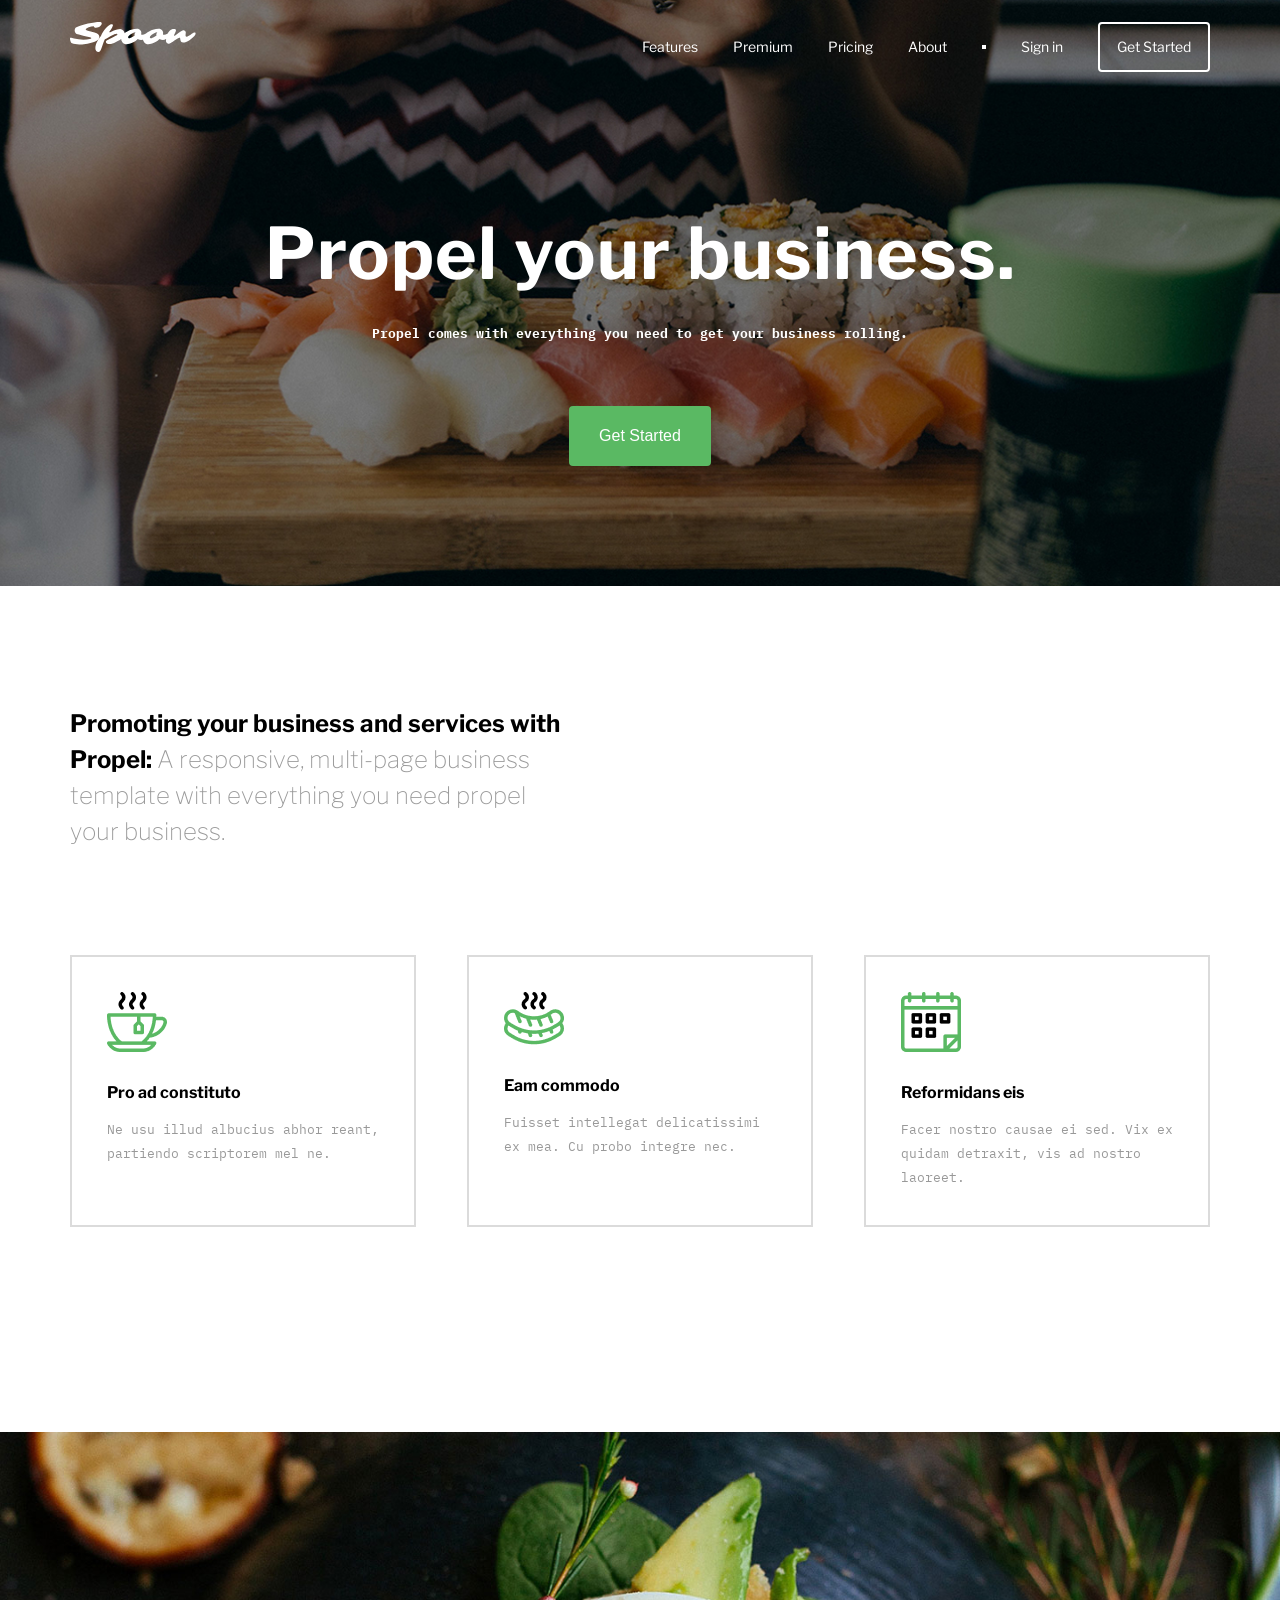
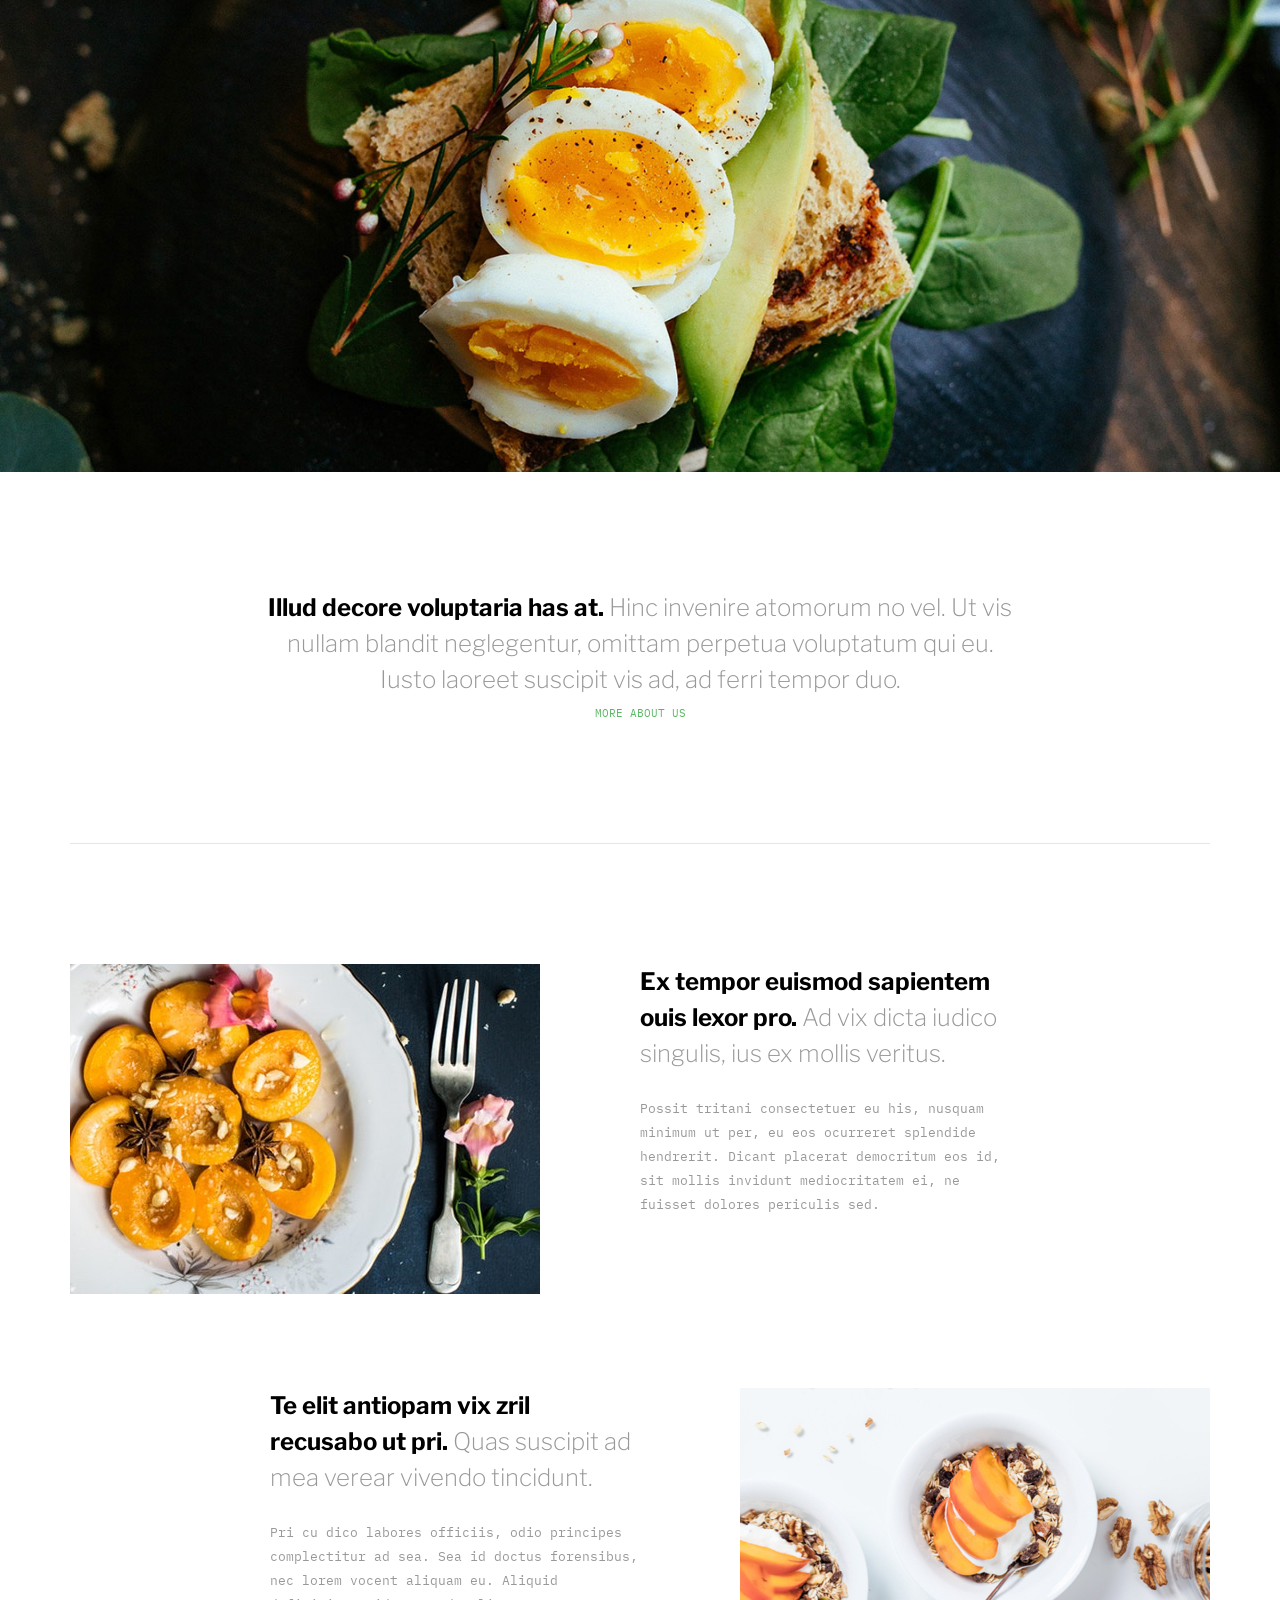
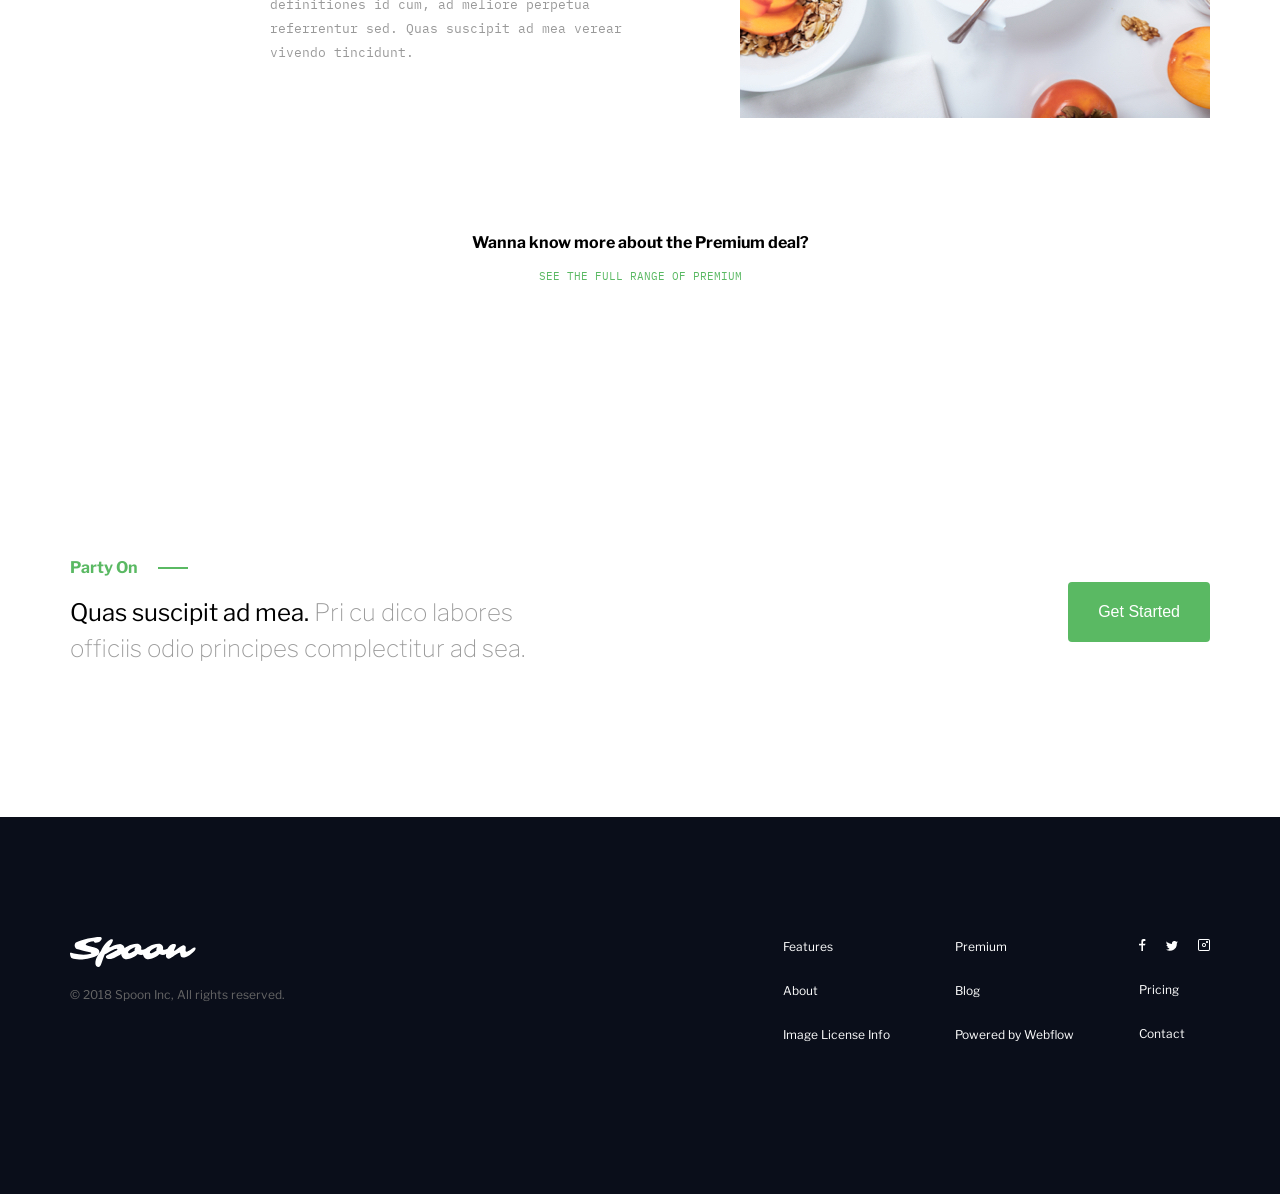
<file: src/index.html>
<!DOCTYPE html>
<html lang="en">
<head>
  <meta charset="UTF-8">
  <meta name="viewport" content="width=device-width, initial-scale=1.0">
  <title>Spoon</title>
  <link rel="preconnect" href="https://fonts.googleapis.com">
  <link rel="preconnect" href="https://fonts.gstatic.com" crossorigin>
  <link href="https://fonts.googleapis.com/css2?family=IBM+Plex+Mono:ital,wght@0,100;0,200;0,300;0,400;0,500;0,600;0,700;1,100;1,200;1,300;1,400;1,500;1,600;1,700&family=Libre+Franklin:ital,wght@0,100..900;1,100..900&display=swap" rel="stylesheet">
  <link rel="stylesheet" href="style/style.css">
</head>
<body>
<!-- Header -->
<div class="wrapper">
  <div class="header__bg">
    <header class="header">
      <div class="container">
        <div class="header__box">
          <div class="header__logo">
            <img class="header__logo-img" src="images/logo.svg" alt="Logo of site">
          </div>
          <nav class="header__navbar">
            <a href="#" class="navbar__link" >Features</a>
            <a href="#" class="navbar__link">Premium</a>
            <a href="#" class="navbar__link">Pricing</a>
            <a href="#" class="navbar__link">About</a>
            <div class="navbar__rectangle"></div>
            <a href="#" class="navbar__link">Sign in</a>
            <a href="#" class="navbar__link">Get Started</a>
          </nav>
        </div>
      </div>
    </header>
    <!--main-->
    <main class="main">
      <div class="container">
        <div class="main__content">
          <h1 class="main__content-title">Propel your business.</h1>
          <p class="main__content-description">Propel comes with everything you need to get your business rolling.</p>
          <div class="main__content-box">
            <button class="main__content-box__button">Get Started</button>
          </div>
        </div>
      </div>
    </main>
  </div>
<!-- features -->
  <section class="features" >
    <div class="container">
      <p class="features__title">
        Promoting your business and services with Propel:<span class="features__title--modificator"> A responsive,  multi-page business template with everything you need propel your business.</span>
      </p>
    <div class="features__content">
      <div class="content__box">
        <img src="images/cup.png" alt="cube_cups" class="content__box-img">

        <p class="content__box-title">Pro ad constituto</p>
        <p class="content__box-text">Ne usu illud albucius abhor reant, partiendo scriptorem mel ne.</p>
      </div>
      <div class="content__box">
        <img src="images/eam.png" alt="cube_cups" class="content__box-img">

        <p class="content__box-title">Eam commodo</p>
        <p class="content__box-text">Fuisset intellegat delicatissimi ex mea. Cu probo integre nec.</p>
      </div>
      <div class="content__box">
        <img src="images/cale.png" alt="cube_cups" class="content__box-img">

        <p class="content__box-title">Reformidans eis</p>
        <p class="content__box-text">Facer nostro causae ei sed. Vix ex quidam detraxit, vis ad nostro laoreet.</p>
      </div>
    </div>
  </div>
  </section>
  <!-- premium -->
  <section class="premium">
    <img class="premium__img" src="images/eggs_bread.jpg" alt="eggs">
    <div class="container">
      <div class="premium__container">
        <div class="premium__box">
          <p class="premium__box-text">
            <span>Illud decore voluptaria has at.</span>
            Hinc invenire atomorum no vel. Ut vis nullam blandit neglegentur, omittam perpetua voluptatum qui eu. Iusto laoreet suscipit vis ad, ad ferri tempor duo.
          </p>
          <a href="#" class="premium__button">MORE ABOUT US</a>
        </div>
      </div>
    </div>
  </section>
  <!-- about premium -->
  <section class="about">
    <div class="container">
      <div class="about__info">
        <div class="about__container">
          <div class="about__box">
            <div>
              <img class="full-width-img" src="images/badian.jpg" alt="about_image">
            </div>
            <div class="about__inner">
              <h3 class="about__inner-title">
              <span>
                Ex tempor euismod sapientem ouis lexor pro.
              </span>
                Ad vix dicta iudico singulis, ius ex mollis veritus.
              </h3>
              <p class="about__inner-text">
                Possit tritani consectetuer eu his, nusquam minimum ut per, eu eos ocurreret splendide hendrerit. Dicant placerat democritum eos id, sit mollis invidunt mediocritatem ei, ne fuisset dolores periculis sed.
              </p>
            </div>
          </div>
          <div class="about__box about__box--reverse">
            <div class="about__inner">
              <h3 class="about__inner-title">
                <span>
                  Te elit antiopam vix zril recusabo ut pri.
                </span>
                Quas suscipit ad mea verear vivendo tincidunt.
              </h3>
              <p class="about__inner-text">
                Pri cu dico labores officiis, odio principes complectitur ad sea. Sea id doctus forensibus, nec lorem vocent aliquam eu. Aliquid definitiones id cum, ad meliore perpetua referrentur sed. Quas suscipit ad mea verear vivendo tincidunt.
              </p>
            </div>
            <div>
              <img class="full-width-img" src="images/nobadian.jpg" alt="about_image">
            </div>
          </div>
        </div>
        <div class="about__link">
          <p class="about__link-text">Wanna know more about the Premium deal?</p>
          <a href="#" class="premium__button">SEE THE FULL RANGE OF PREMIUM</a>
        </div>
      </div>
    </div>
  </section>
  <!--get started-->
  <section class="start">
    <div class="container">
      <div class="start__container">
        <div class="start__inner">
            <div class="start__box">
                <h3 class="start__box-title">Party On</h3>
                <div class="start__box-rectangle"></div>
            </div>
            <p class="start__box-text">
                <span> Quas suscipit ad mea.</span>
                Pri cu dico labores officiis odio principes complectitur ad sea.
            </p>
        </div>
        <div class="start__button">
            <button class="start__button-btn">Get Started</button>
        </div>
      </div>
    </div>
  </section>
<!--footer-->
  <footer class="footer">
    <div class="container">
      <div class="footer__container">
        <div class="footer__box">
          <div>
              <img src="images/logo.svg" alt="Logo of site">
          </div>
          <p class="footer__box-text">
            © 2018 Spoon Inc, All rights reserved.
          </p>
        </div>
        <div class="footer__navigation">
          <ul class="footer__info">
            <li class="footer__info-link">
              <a href="#">Features</a>
            </li>
            <li class="footer__info-link">
              <a href="#">About</a>
            </li>
            <li class="footer__info-link">
              <a href="#">Image License Info</a>
            </li>
          </ul>
          <ul class="footer__info">
            <li class="footer__info-link">
              <a href="#">Premium</a>
            </li>
            <li class="footer__info-link" >
              <a href="#">Blog</a>
            </li>
            <li class="footer__info-link">
              <a href="#">Powered by Webflow</a>
            </li>
          </ul>
          <ul class="footer__info">
            <li class="footer__info-link">
              <ul class="footer__social">
                <a href="#">
                  <img class="social_facebook" src="images/facebook.png" alt="facebook">
                </a>
                <a href="#">
                  <img class="social_twitter" src="images/x.png" alt="twitter">
                </a>
                <a href="#">
                  <img class="social_instagram" src="images/inst.png" alt="instagram" >
                </a>
              </ul>
            </li>
            <li class="footer__info-link">
              <a href="#">Pricing</a>
            </li>
            <li class="footer__info-link">
              <a href="#">Contact</a>
            </li>
          </ul>
        </div>
      </div>
    </div>
  </footer>
</div>
</body>
</html>
</file>
<file: src/style/style.css>
@import "reset.css";
@import "variables/index.css";
@import "global.css";
@import "header.css";
@import "footer.css";
@import "content/index.css";
</file>
